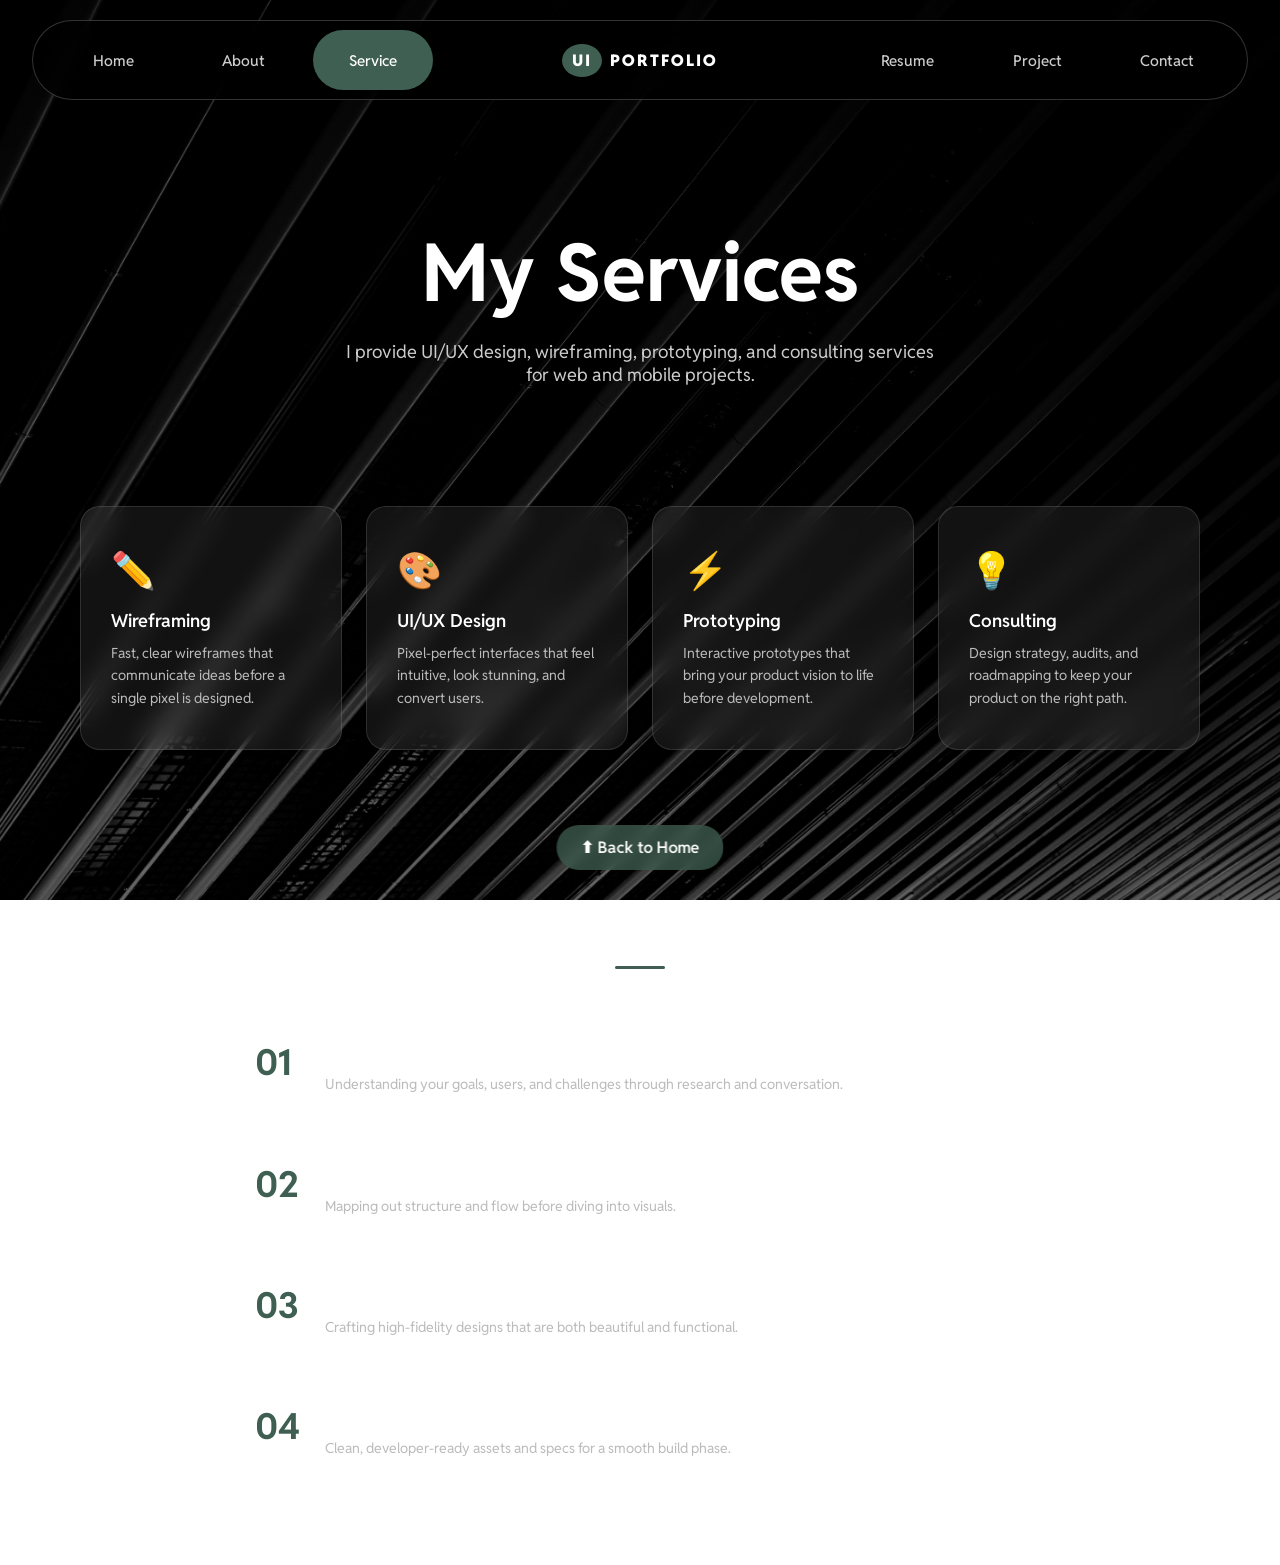
<file: ortfolio/service.html>
<!DOCTYPE html>
<html lang="en">
<head>
  <meta charset="UTF-8">
  <title>Service Page – Uzman</title>
  <link href="https://fonts.googleapis.com/css2?family=Reddit+Sans:wght@300;400;500;600;700&display=swap" rel="stylesheet">
  <style>
    :root {
      --green: #3f5f52;
      --green-glow: rgba(63, 95, 82, 0.4);
    }

    * { margin: 0; padding: 0; box-sizing: border-box; }

    html { scroll-behavior: smooth; }

    body {
      font-family: 'Reddit Sans', sans-serif;
      background: url('BG.jpg') no-repeat center center fixed;
      background-size: cover;
      color: #fff;
      overflow-x: hidden;
      min-height: 100vh;
    }

    /* Dark overlay */
    body::before {
      content: '';
      position: fixed;
      inset: 0;
      background: rgba(0,0,0,0.55);
      z-index: 0;
    }

    /* ---- REVEAL ---- */
    .reveal {
      opacity: 0;
      transform: translateY(40px);
      transition: opacity 0.7s ease, transform 0.7s ease;
    }
    .reveal.visible { opacity: 1; transform: translateY(0); }

    /* ---- NAVBAR ---- */
    .navbar {
      position: sticky;
      top: 0;
      z-index: 100;
      padding: 20px 0;
      transition: padding 0.3s;
    }

    .navbar.scrolled {
      padding: 10px 0;
      background: rgba(0,0,0,0.6);
      backdrop-filter: blur(14px);
    }

    .nav-container {
      width: min(1298px, 95vw);
      height: 80px;
      margin: 0 auto;
      background: rgba(0,0,0,0.7);
      border-radius: 50px;
      border: 1.5px solid rgba(255,255,255,0.2);
      display: flex;
      align-items: center;
      justify-content: space-between;
      padding: 0 20px;
      backdrop-filter: blur(10px);
      transition: transform 0.3s;
    }

    .navbar.scrolled .nav-container { transform: scale(0.97); }

    .nav-left, .nav-right {
      display: flex;
      align-items: center;
      gap: 10px;
    }

    .nav-container a {
      width: 120px; height: 60px;
      display: flex; align-items: center; justify-content: center;
      color: #ccc; text-decoration: none;
      font-size: 15px; font-weight: 500;
      border-radius: 30px;
      transition: background 0.3s, color 0.3s, transform 0.2s;
    }

    .nav-container a:hover { background: var(--green); color: #fff; transform: scale(1.05); }
    .nav-container .active { background: var(--green); color: #fff; }

    .logo {
      color: #fff; font-weight: 900;
      display: flex; align-items: center; gap: 8px;
      letter-spacing: 2px;
    }

    .circle {
      background: var(--green); color: #fff;
      padding: 6px 10px; border-radius: 50%;
      animation: spin 8s linear infinite;
    }

    @keyframes spin {
      from { transform: rotate(0deg); }
      to { transform: rotate(360deg); }
    }

    /* ---- HERO TITLE ---- */
    .service-hero {
      position: relative;
      z-index: 1;
      text-align: center;
      padding: 100px 20px 60px;
    }

    .service-hero h1 {
      font-size: clamp(40px, 7vw, 80px);
      font-weight: 700;
      margin-bottom: 16px;
      animation: fadeDown 0.8s ease forwards;
    }

    .service-hero p {
      font-size: 18px; color: #ccc;
      max-width: 600px; margin: 0 auto;
      animation: fadeDown 0.8s 0.15s ease both;
    }

    @keyframes fadeDown {
      from { opacity: 0; transform: translateY(-30px); }
      to { opacity: 1; transform: translateY(0); }
    }

    /* ---- CARDS ---- */
    .cards-section {
      position: relative; z-index: 1;
      padding: 60px 40px;
      max-width: 1200px;
      margin: 0 auto;
    }

    .service-cards {
      display: grid;
      grid-template-columns: repeat(auto-fit, minmax(240px, 1fr));
      gap: 24px;
    }

    .service-card {
      padding: 40px 30px;
      border-radius: 20px;
      background: rgba(255, 255, 255, 0.07);
      border: 1.5px solid rgba(255,255,255,0.12);
      backdrop-filter: blur(12px);
      font-size: 18px;
      font-weight: 600;
      cursor: default;
      transition: transform 0.35s, background 0.35s, border-color 0.35s, box-shadow 0.35s;
    }

    .service-card:hover {
      background: rgba(63, 95, 82, 0.25);
      border-color: var(--green);
      transform: translateY(-10px) scale(1.02);
      box-shadow: 0 20px 40px rgba(63,95,82,0.3);
    }

    .card-icon {
      font-size: 36px;
      margin-bottom: 16px;
      display: block;
    }

    .card-desc {
      font-size: 14px;
      color: #bbb;
      font-weight: 400;
      margin-top: 10px;
      line-height: 1.6;
    }

    /* ---- PROCESS ---- */
    .process-section {
      position: relative; z-index: 1;
      padding: 80px 40px;
      max-width: 900px;
      margin: 0 auto;
      text-align: center;
    }

    .process-section h2 {
      font-size: clamp(28px, 4vw, 48px);
      font-weight: 700;
      margin-bottom: 50px;
    }

    .process-section h2::after {
      content: '';
      display: block;
      width: 50px; height: 3px;
      background: var(--green);
      margin: 14px auto 0;
      border-radius: 2px;
    }

    .steps {
      display: flex;
      flex-direction: column;
      gap: 20px;
      text-align: left;
    }

    .step {
      display: flex;
      align-items: flex-start;
      gap: 20px;
      padding: 24px;
      border-radius: 16px;
      background: rgba(255,255,255,0.05);
      border: 1px solid rgba(255,255,255,0.1);
      transition: background 0.3s, border-color 0.3s, transform 0.3s;
    }

    .step:hover {
      background: rgba(63,95,82,0.2);
      border-color: var(--green);
      transform: translateX(8px);
    }

    .step-num {
      font-size: 36px;
      font-weight: 700;
      color: var(--green);
      min-width: 50px;
      line-height: 1;
    }

    .step h3 { font-size: 18px; font-weight: 700; margin-bottom: 6px; }
    .step p { font-size: 14px; color: #bbb; line-height: 1.6; }

    /* ---- SCROLL UP ---- */
    .scroll-up {
      position: fixed;
      bottom: 30px; left: 50%;
      transform: translateX(-50%);
      font-size: 16px; color: #fff;
      cursor: pointer;
      background: rgba(63, 95, 82, 0.75);
      padding: 12px 24px;
      border-radius: 25px;
      animation: bounce 2s infinite;
      text-decoration: none;
      z-index: 200;
      font-weight: 600;
      backdrop-filter: blur(6px);
      transition: background 0.3s;
    }

    .scroll-up:hover { background: var(--green); }

    @keyframes bounce {
      0%, 100% { transform: translateX(-50%) translateY(0); }
      50% { transform: translateX(-50%) translateY(-8px); }
    }

    @media (max-width: 768px) {
      .cards-section { padding: 40px 20px; }
    }
  </style>
</head>
<body>

  <!-- Navbar -->
  <header class="navbar" id="navbar">
    <div class="nav-container">
      <div class="nav-left">
        <a href="index.html">Home</a>
        <a>About</a>
        <a class="active">Service</a>
      </div>
      <div class="logo">
        <span class="circle">UI</span> PORTFOLIO
      </div>
      <div class="nav-right">
        <a>Resume</a>
        <a>Project</a>
        <a>Contact</a>
      </div>
    </div>
  </header>

  <!-- Hero -->
  <section class="service-hero">
    <h1>My Services</h1>
    <p>I provide UI/UX design, wireframing, prototyping, and consulting services for web and mobile projects.</p>
  </section>

  <!-- Cards -->
  <section class="cards-section">
    <div class="service-cards">
      <div class="service-card reveal" data-delay="0">
        <span class="card-icon">✏️</span>
        Wireframing
        <p class="card-desc">Fast, clear wireframes that communicate ideas before a single pixel is designed.</p>
      </div>
      <div class="service-card reveal" data-delay="100">
        <span class="card-icon">🎨</span>
        UI/UX Design
        <p class="card-desc">Pixel-perfect interfaces that feel intuitive, look stunning, and convert users.</p>
      </div>
      <div class="service-card reveal" data-delay="200">
        <span class="card-icon">⚡</span>
        Prototyping
        <p class="card-desc">Interactive prototypes that bring your product vision to life before development.</p>
      </div>
      <div class="service-card reveal" data-delay="300">
        <span class="card-icon">💡</span>
        Consulting
        <p class="card-desc">Design strategy, audits, and roadmapping to keep your product on the right path.</p>
      </div>
    </div>
  </section>

  <!-- Process -->
  <section class="process-section">
    <h2 class="reveal" data-delay="0">My Process</h2>
    <div class="steps">
      <div class="step reveal" data-delay="0">
        <span class="step-num">01</span>
        <div>
          <h3>Discovery</h3>
          <p>Understanding your goals, users, and challenges through research and conversation.</p>
        </div>
      </div>
      <div class="step reveal" data-delay="100">
        <span class="step-num">02</span>
        <div>
          <h3>Wireframing</h3>
          <p>Mapping out structure and flow before diving into visuals.</p>
        </div>
      </div>
      <div class="step reveal" data-delay="200">
        <span class="step-num">03</span>
        <div>
          <h3>Design</h3>
          <p>Crafting high-fidelity designs that are both beautiful and functional.</p>
        </div>
      </div>
      <div class="step reveal" data-delay="300">
        <span class="step-num">04</span>
        <div>
          <h3>Handoff</h3>
          <p>Clean, developer-ready assets and specs for a smooth build phase.</p>
        </div>
      </div>
    </div>
  </section>

  <a href="index.html" class="scroll-up">⬆ Back to Home</a>

  <script>
    // Navbar shrink
    window.addEventListener('scroll', () => {
      document.getElementById('navbar').classList.toggle('scrolled', window.scrollY > 60);
    });

    // Scroll reveal
    const reveals = document.querySelectorAll('.reveal');
    const observer = new IntersectionObserver((entries) => {
      entries.forEach(entry => {
        if (entry.isIntersecting) {
          const delay = entry.target.dataset.delay || 0;
          setTimeout(() => entry.target.classList.add('visible'), parseInt(delay));
          observer.unobserve(entry.target);
        }
      });
    }, { threshold: 0.15 });
    reveals.forEach(el => observer.observe(el));
  </script>

</body>
</html>
</file>
